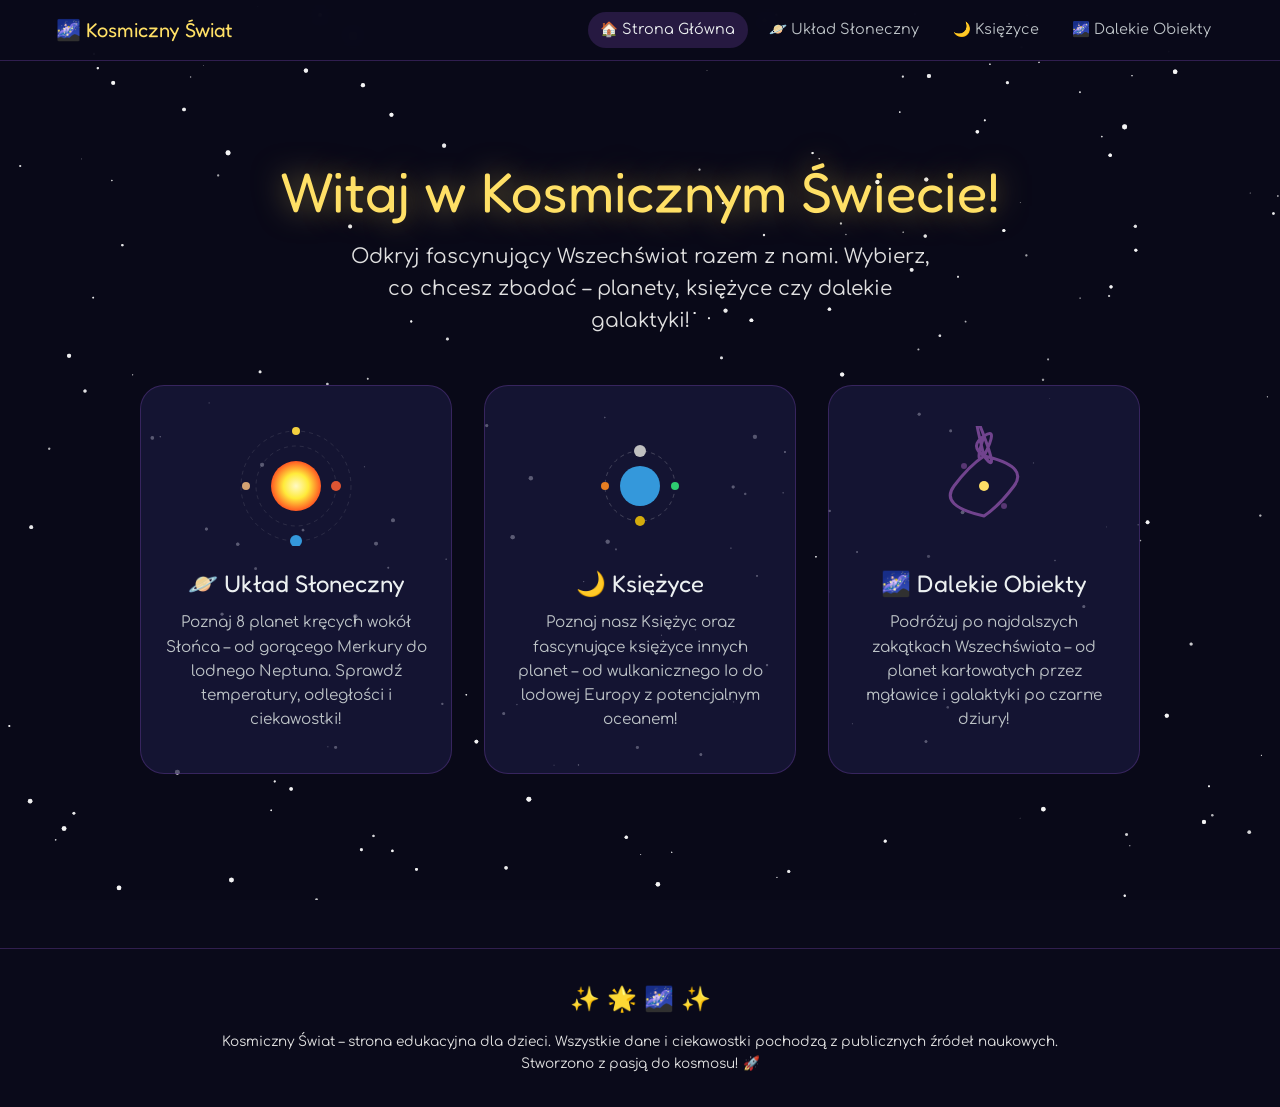
<file: backup_2026-09-05/index.html>
<!DOCTYPE html>
<html lang="pl">
<head>
  <meta charset="UTF-8">
  <meta name="viewport" content="width=device-width, initial-scale=1.0">
  <title>Kosmiczny Świat - Eksploracja Kosmosu</title>
  <link rel="preconnect" href="https://fonts.googleapis.com">
  <link href="https://fonts.googleapis.com/css2?family=Comfortaa:wght@400;700&family=Fredoka+One&display=swap" rel="stylesheet">
  <link rel="stylesheet" href="css/style.css">
  <link rel="stylesheet" href="css/main.css">
  <link rel="icon" href="assets/favicon.svg" type="image/svg+xml">
</head>
<body>
  <canvas id="stars-canvas"></canvas>

  <nav class="navbar">
    <div class="container">
      <div class="navbar-brand">🌌 Kosmiczny Świat</div>
      <ul class="navbar-links">
        <li><a href="#" id="home" class="active">🏠 Strona Główna</a></li>
        <li><a href="uklad-sloneczny.html">🪐 Układ Słoneczny</a></li>
        <li><a href="ksiezyce.html">🌙 Księżyce</a></li>
        <li><a href="dalekie-obiekty.html">🌌 Dalekie Obiekty</a></li>
      </ul>
    </div>
  </nav>

  <main class="main-content">
    <section class="explore-section">
      <div class="container">
        <div class="explore-intro">
          <h1 class="explore-title">Witaj w Kosmicznym Świecie!</h1>
          <p class="explore-subtitle">Odkryj fascynujący Wszechświat razem z nami. Wybierz, co chcesz zbadać – planety, księżyce czy dalekie galaktyki!</p>
        </div>

        <div class="explore-cards">
          <a href="uklad-sloneczny.html" class="explore-card">
            <div class="explore-card-icon">
              <svg width="120" height="120" viewBox="0 0 120 120">
                <circle cx="60" cy="60" r="25" fill="url(#sunGrad)" />
                <defs>
                  <radialGradient id="sunGrad">
                    <stop offset="0%" stop-color="#fff9c4" />
                    <stop offset="50%" stop-color="#ffeb3b" />
                    <stop offset="100%" stop-color="#ff5722" />
                  </radialGradient>
                </defs>
                <circle cx="60" cy="60" r="40" fill="none" stroke="rgba(255,255,255,0.1)" stroke-dasharray="4 4" />
                <circle cx="60" cy="60" r="55" fill="none" stroke="rgba(255,255,255,0.1)" stroke-dasharray="4 4" />
                <circle cx="100" cy="60" r="5" fill="#e05533" />
                <circle cx="60" cy="115" r="6" fill="#3498db" />
                <circle cx="10" cy="60" r="4" fill="#d4a373" />
                <circle cx="60" cy="5" r="4" fill="#f4d03f" />
              </svg>
            </div>
            <h2 class="explore-card-title">🪐 Układ Słoneczny</h2>
            <p class="explore-card-desc">Poznaj 8 planet kręcych wokół Słońca – od gorącego Merkury do lodnego Neptuna. Sprawdź temperatury, odległości i ciekawostki!</p>
          </a>

          <a href="ksiezyce.html" class="explore-card">
            <div class="explore-card-icon">
              <svg width="120" height="120" viewBox="0 0 120 120">
                <circle cx="60" cy="60" r="20" fill="#3498db" />
                <circle cx="60" cy="60" r="35" fill="none" stroke="rgba(255,255,255,0.2)" stroke-dasharray="4 4" />
                <circle cx="60" cy="25" r="6" fill="#c0c0c0" />
                <circle cx="60" cy="95" r="5" fill="#d4ac0d" />
                <circle cx="25" cy="60" r="4" fill="#e67e22" />
                <circle cx="95" cy="60" r="4" fill="#2ecc71" />
              </svg>
            </div>
            <h2 class="explore-card-title">🌙 Księżyce</h2>
            <p class="explore-card-desc">Poznaj nasz Księżyc oraz fascynujące księżyce innych planet – od wulkanicznego Io do lodowej Europy z potencjalnym oceanem!</p>
          </a>

          <a href="dalekie-obiekty.html" class="explore-card">
            <div class="explore-card-icon">
              <svg width="120" height="120" viewBox="0 0 120 120">
                <g transform="translate(60,60)">
                  <path d="M0,-30 Q-15,-20 -30,0 T0,30 Q15,20 30,0 T0,-30 Q-15,-40 0,-50 T0,-30 Q15,-10 0,-50 T0,-30 Q-10,-20 0,-50" stroke="#9b59b6" stroke-width="3" fill="none" opacity="0.7" />
                  <circle cx="-20" cy="-20" r="3" fill="#9b59b6" opacity="0.5" />
                  <circle cx="20" cy="20" r="3" fill="#9b59b6" opacity="0.5" />
                  <circle cx="0" cy="0" r="5" fill="#ffe066" />
                </g>
              </svg>
            </div>
            <h2 class="explore-card-title">🌌 Dalekie Obiekty</h2>
            <p class="explore-card-desc">Podróżuj po najdalszych zakątkach Wszechświata – od planet karłowatych przez mgławice i galaktyki po czarne dziury!</p>
          </a>
        </div>
      </div>
    </section>
  </main>

  <footer class="footer">
    <div class="footer-icons">✨ 🌟 🌌 ✨</div>
    <p>Kosmiczny Świat – strona edukacyjna dla dzieci. Wszystkie dane i ciekawostki pochodzą z publicznych źródeł naukowych.</p>
    <p>Stworzono z pasją do kosmosu! 🚀</p>
  </footer>

  <script src="js/stars.js"></script>
  <script src="js/main.js"></script>
</body>
</html>
</file>
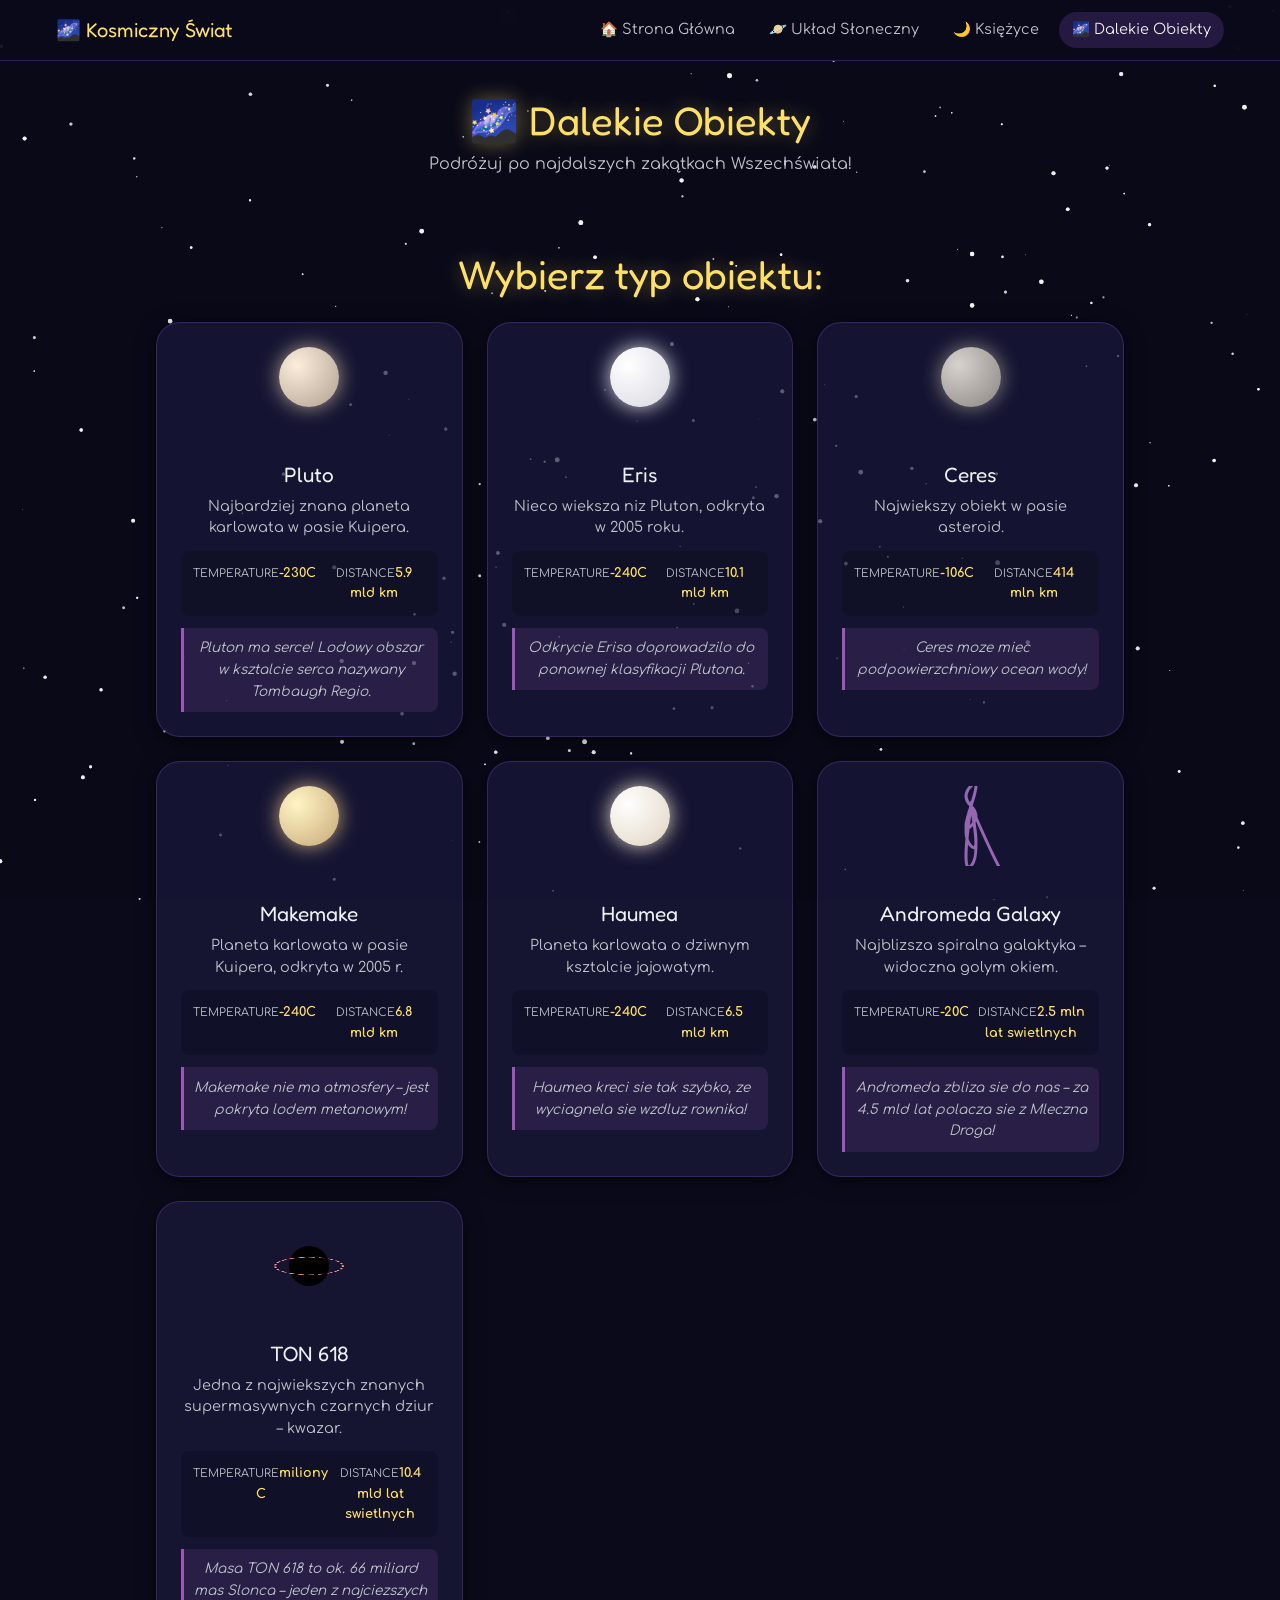
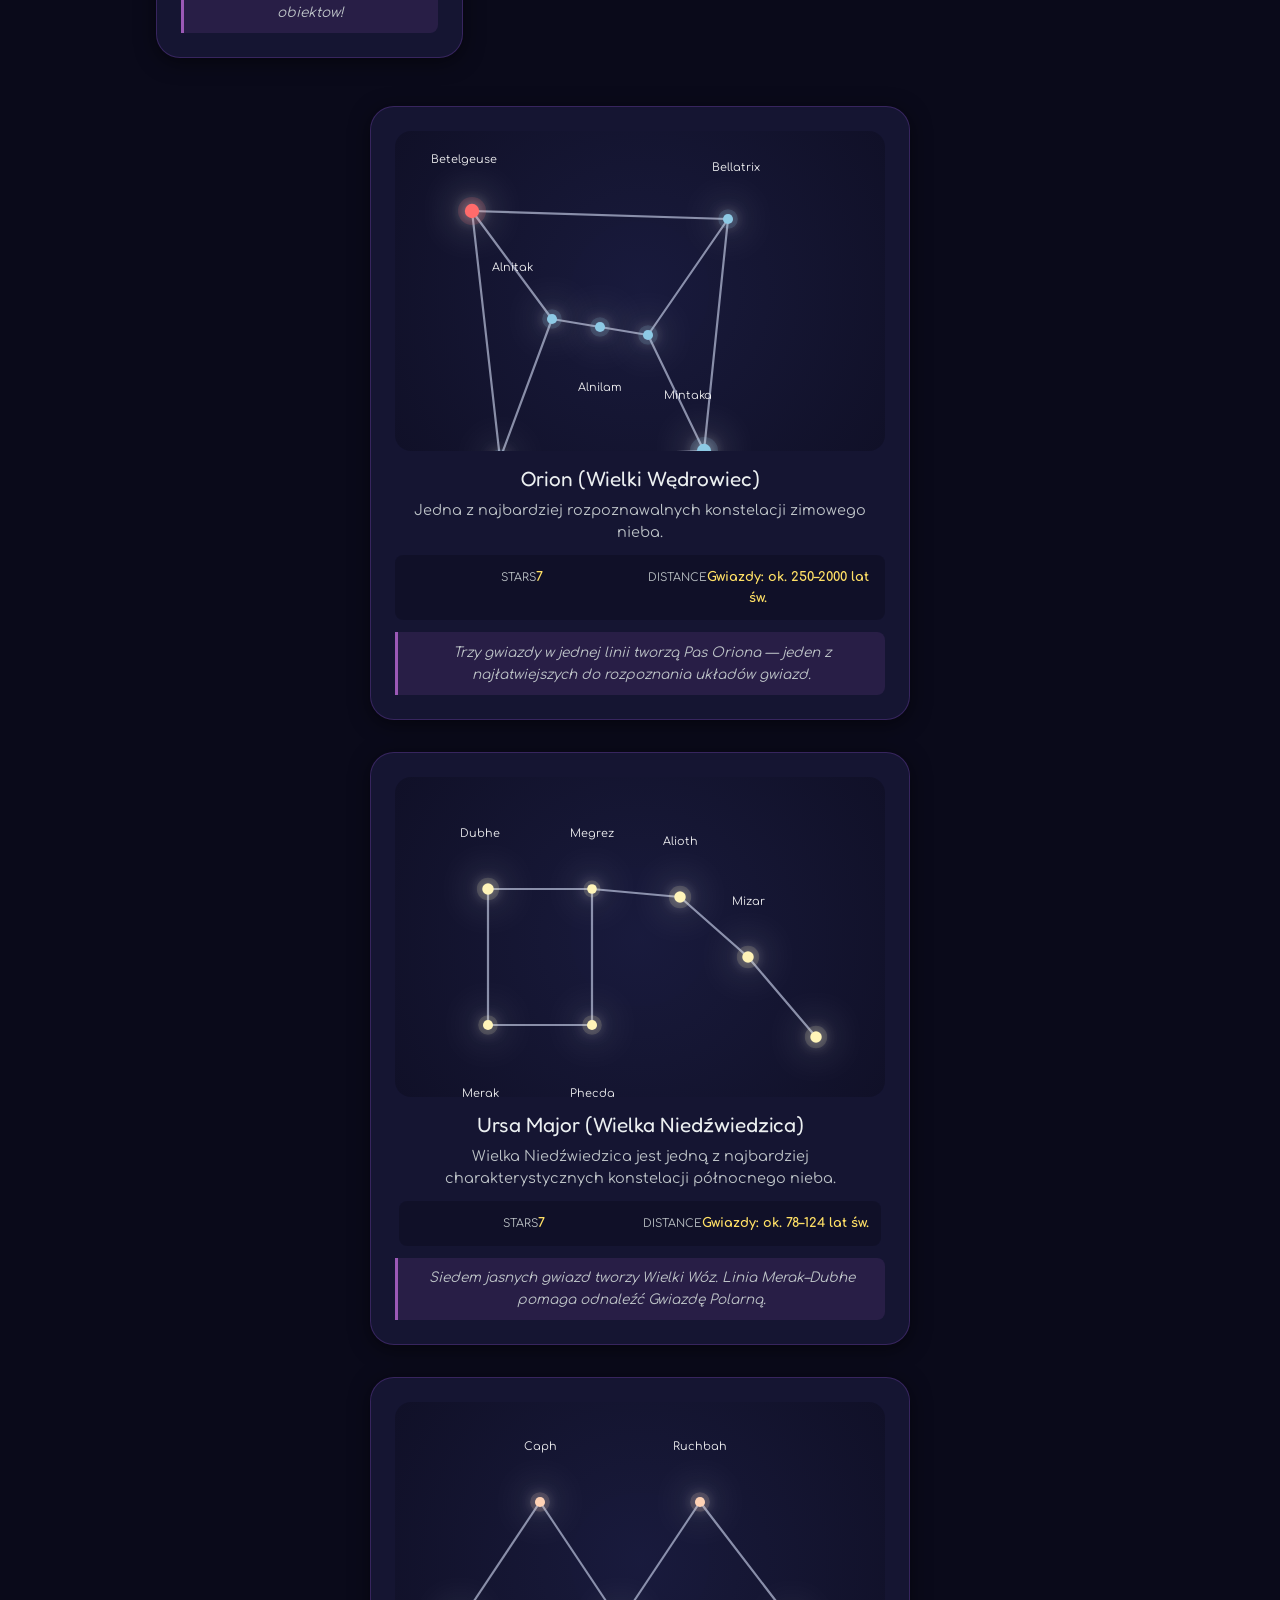
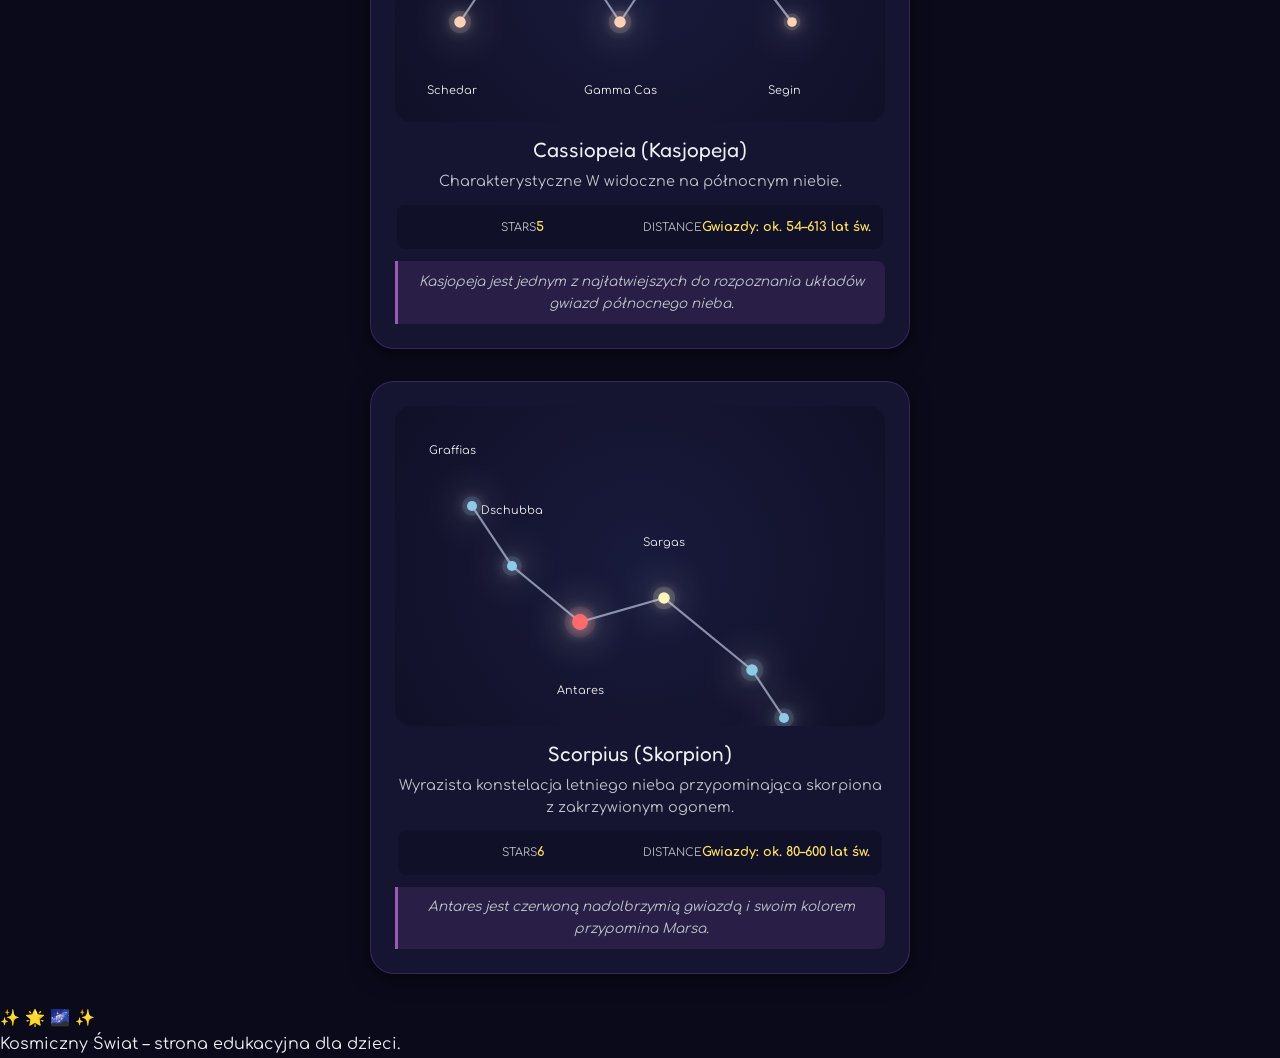
<file: dalekie-obiekty.html>
<!DOCTYPE html>
<html lang="pl">
<head>
  <meta charset="UTF-8">
  <meta name="viewport" content="width=device-width, initial-scale=1.0">
  <title>Dalekie Obiekty - Kosmiczny Świat</title>
  <link rel="preconnect" href="https://fonts.googleapis.com">
  <link href="https://fonts.googleapis.com/css2?family=Comfortaa:wght@400;700&family=Fredoka+One&display=swap" rel="stylesheet">
  <link rel="stylesheet" href="css/style.css">
  <link rel="stylesheet" href="css/deepsky.css">
  <link rel="icon" href="assets/favicon.svg" type="image/svg+xml">
</head>
<body>
  <canvas id="stars-canvas"></canvas>

  <nav class="navbar">
    <div class="container">
      <div class="navbar-brand">🌌 Kosmiczny Świat</div>
      <ul class="navbar-links">
        <li><a href="index.html">🏠 Strona Główna</a></li>
        <li><a href="uklad-sloneczny.html">🪐 Układ Słoneczny</a></li>
        <li><a href="ksiezyce.html">🌙 Księżyce</a></li>
        <li><a href="dalekie-obiekty.html" class="active">🌌 Dalekie Obiekty</a></li>
      </ul>
    </div>
  </nav>

  <main class="deepsky-page">
    <div class="deepsky-container">
      <h1 class="section-title">🌌 Dalekie Obiekty</h1>
      <p class="section-subtitle">Podróżuj po najdalszych zakątkach Wszechświata!</p>

      <div class="filter-bar" id="filterBar"></div>

      <h2 class="section-title mt-3">Wybierz typ obiektu:</h2>
      <div class="card-grid" id="deepskyGrid"></div>
      <div id="constellationsContainer" style="margin-top: 2rem;"></div>
    </div>
  </main>

  <!-- Modal dla dalekich obiektów -->
  <div class="modal-overlay" id="deepskyModal">
    <div class="modal">
      <button class="modal-close">✕</button>
      <div class="modal-visual"></div>
      <h2 class="modal-title"></h2>
      <p class="modal-desc"></p>
      <div class="modal-stats">
        <div class="modal-stat"><div class="modal-stat-value" data-stat="temp"></div><div class="modal-stat-label">Temperatura</div></div>
        <div class="modal-stat"><div class="modal-stat-value" data-stat="distance"></div><div class="modal-stat-label">Odległość</div></div>
      </div>
      <div class="modal-funfact">
        <div class="modal-funfact-title">🌟 Ciekawostka!</div>
        <div class="modal-funfact-text"></div>
      </div>
    </div>
  </div>

  <footer class="footer">
    <div class="footer-icons">✨ 🌟 🌌 ✨</div>
    <p>Kosmiczny Świat – strona edukacyjna dla dzieci.</p>
  </footer>

  <script src="js/stars.js"></script>
  <script src="js/deepsky.js"></script>
</body>
</html>
</file>
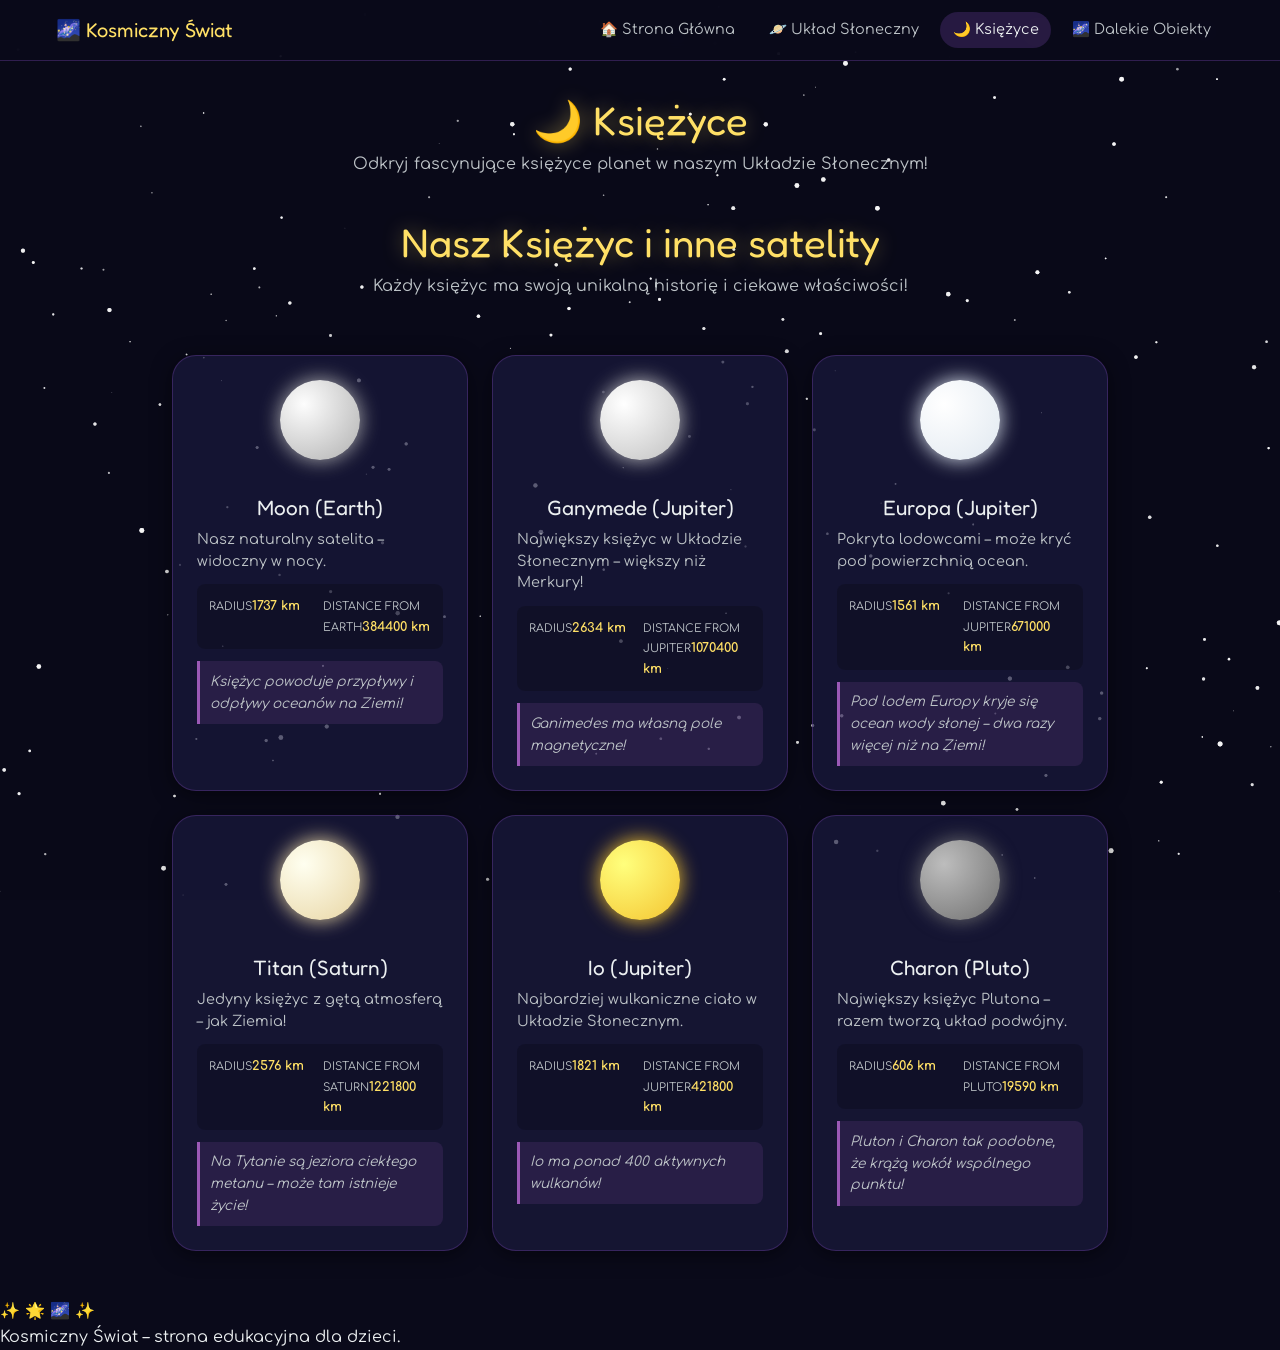
<file: ksiezyce.html>
<!DOCTYPE html>
<html lang="pl">
<head>
  <meta charset="UTF-8">
  <meta name="viewport" content="width=device-width, initial-scale=1.0">
  <title>Księżyce - Kosmiczny Świat</title>
  <link rel="preconnect" href="https://fonts.googleapis.com">
  <link href="https://fonts.googleapis.com/css2?family=Comfortaa:wght@400;700&family=Fredoka+One&display=swap" rel="stylesheet">
  <link rel="stylesheet" href="css/style.css">
  <link rel="stylesheet" href="css/moons.css">
  <link rel="icon" href="assets/favicon.svg" type="image/svg+xml">
</head>
<body>
  <canvas id="stars-canvas"></canvas>

  <nav class="navbar">
    <div class="container">
      <div class="navbar-brand">🌌 Kosmiczny Świat</div>
      <ul class="navbar-links">
        <li><a href="index.html">🏠 Strona Główna</a></li>
        <li><a href="uklad-sloneczny.html">🪐 Układ Słoneczny</a></li>
        <li><a href="ksiezyce.html" class="active">🌙 Księżyce</a></li>
        <li><a href="dalekie-obiekty.html">🌌 Dalekie Obiekty</a></li>
      </ul>
    </div>
  </nav>

  <main class="moons-page">
    <div class="moons-container">
      <h1 class="section-title">🌙 Księżyce</h1>
      <p class="section-subtitle">Odkryj fascynujące księżyce planet w naszym Układzie Słonecznym!</p>

      <div class="moons-container">
        <h2 class="section-title mt-3">Nasz Księżyc i inne satelity</h2>
        <p class="section-subtitle">Każdy księżyc ma swoją unikalną historię i ciekawe właściwości!</p>
        <div class="card-grid" id="moonsGrid"></div>
      </div>
    </div>
  </main>

  <!-- Modal dla księżyców -->
  <div class="modal-overlay" id="moonModal">
    <div class="modal">
      <button class="modal-close">✕</button>
      <div class="modal-visual"></div>
      <h2 class="modal-title"></h2>
      <p class="modal-desc"></p>
      <div class="modal-stats">
        <div class="modal-stat"><div class="modal-stat-value" data-stat="temp"></div><div class="modal-stat-label">Temperatura</div></div>
        <div class="modal-stat"><div class="modal-stat-value" data-stat="radius"></div><div class="modal-stat-label">Promień</div></div>
        <div class="modal-stat"><div class="modal-stat-value" data-stat="distance"></div><div class="modal-stat-label">Odległość od planety</div></div>
      </div>
      <div class="modal-funfact">
        <div class="modal-funfact-title">🌟 Ciekawostka!</div>
        <div class="modal-funfact-text"></div>
      </div>
    </div>
  </div>

  <footer class="footer">
    <div class="footer-icons">✨ 🌟 🌌 ✨</div>
    <p>Kosmiczny Świat – strona edukacyjna dla dzieci.</p>
  </footer>

  <script src="js/stars.js"></script>
  <script src="js/moons.js"></script>
</body>
</html>
</file>
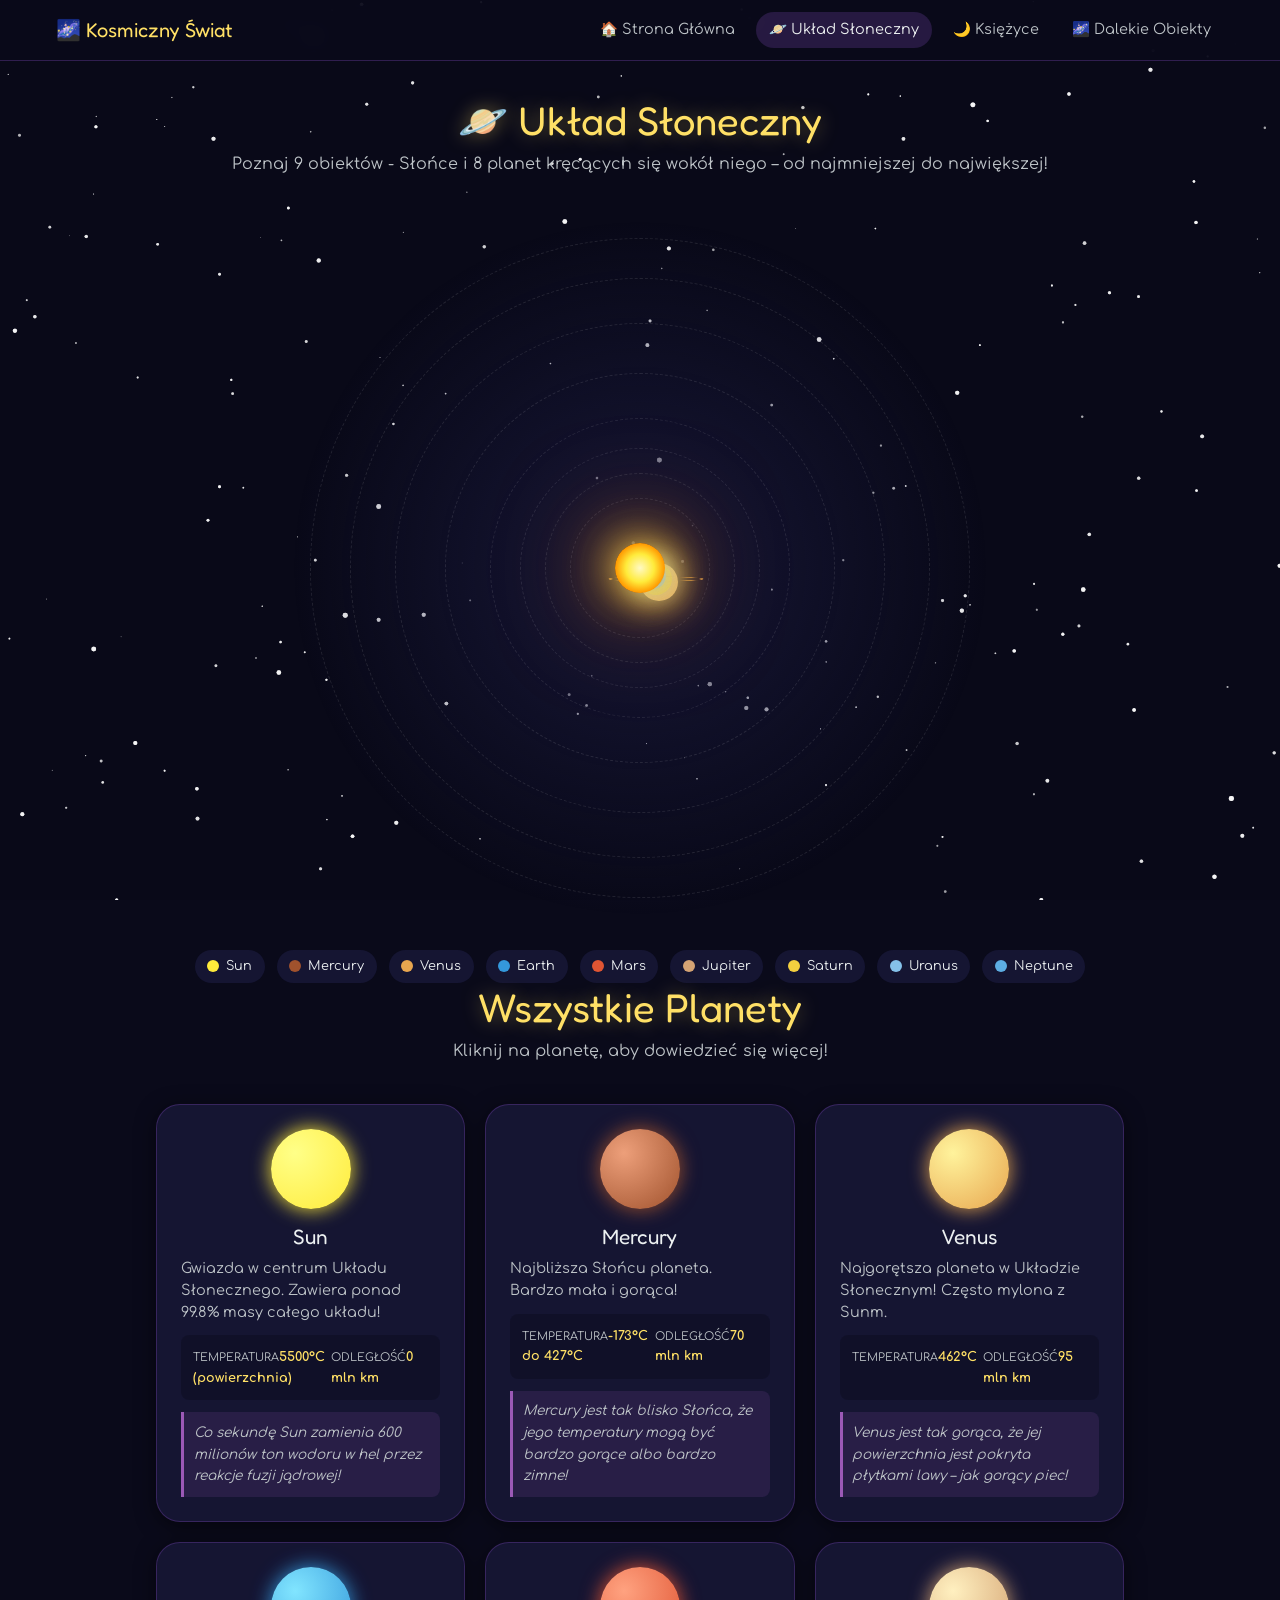
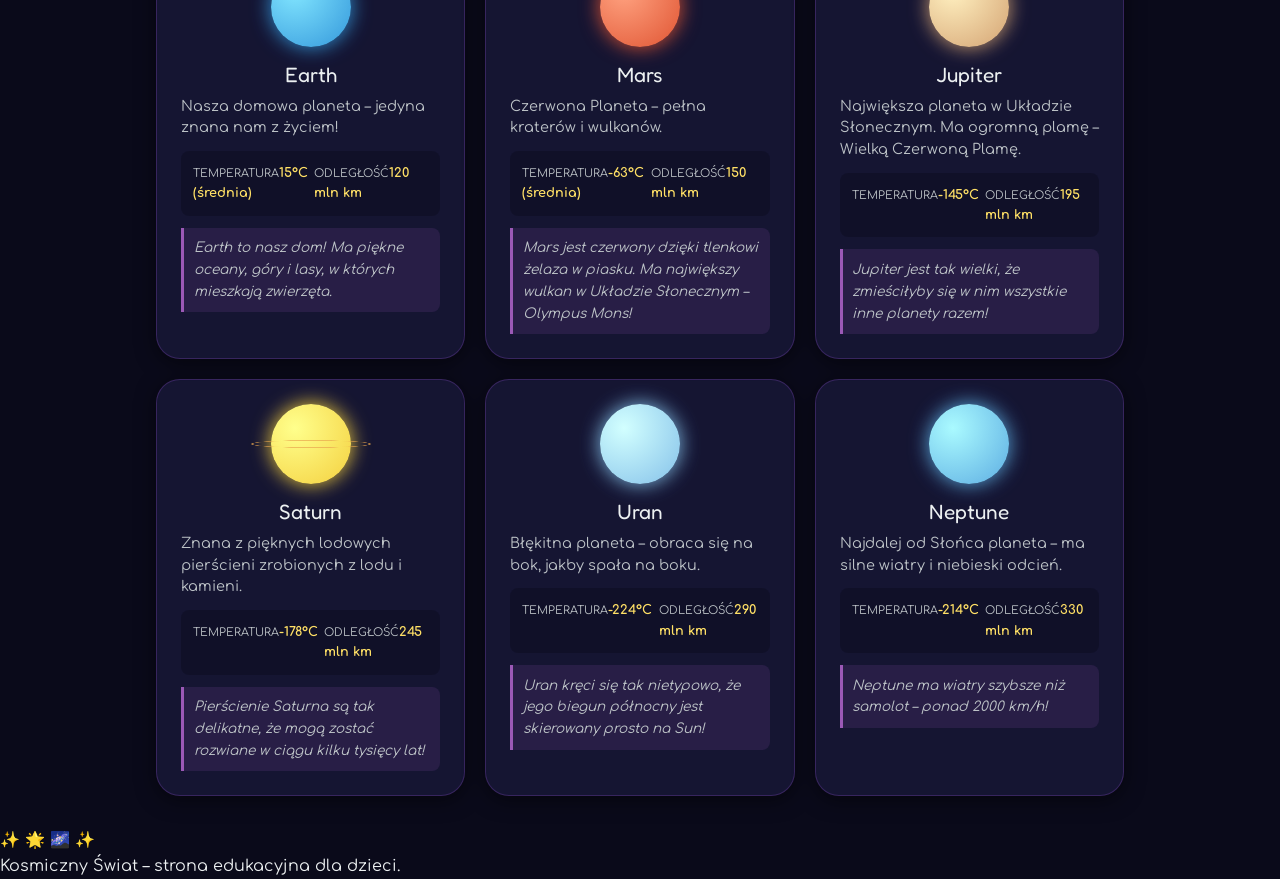
<file: uklad-sloneczny.html>
<!DOCTYPE html>
<html lang="pl">
<head>
  <meta charset="UTF-8">
  <meta name="viewport" content="width=device-width, initial-scale=1.0">
  <title>Układ Słoneczny - Kosmiczny Świat</title>
  <link rel="preconnect" href="https://fonts.googleapis.com">
  <link href="https://fonts.googleapis.com/css2?family=Comfortaa:wght@400;700&family=Fredoka+One&display=swap" rel="stylesheet">
  <link rel="stylesheet" href="css/style.css">
  <link rel="stylesheet" href="css/planets.css">
  <link rel="icon" href="assets/favicon.svg" type="image/svg+xml">
</head>
<body>
  <canvas id="stars-canvas"></canvas>

  <nav class="navbar">
    <div class="container">
      <div class="navbar-brand">🌌 Kosmiczny Świat</div>
      <ul class="navbar-links">
        <li><a href="index.html">🏠 Strona Główna</a></li>
        <li><a href="uklad-sloneczny.html" class="active">🪐 Układ Słoneczny</a></li>
        <li><a href="ksiezyce.html">🌙 Księżyce</a></li>
        <li><a href="dalekie-obiekty.html">🌌 Dalekie Obiekty</a></li>
      </ul>
    </div>
  </nav>

  <main class="solar-system-page">
    <div class="solar-system-container">
      <h1 class="section-title">🪐 Układ Słoneczny</h1>
      <p class="section-subtitle">Poznaj 9 obiektów - Słońce i 8 planet kręcących się wokół niego – od najmniejszej do największej!</p>

      <div class="solar-system-diagram" id="solarDiagram">
        <div class="sun"></div>
      </div>

      <div class="planets-legend">
        <div class="legend-item" onclick="openPlanetModal('Sun')"><span class="legend-dot" style="background:#ffeb3b"></span> Sun</div>
        <div class="legend-item" onclick="openPlanetModal('Mercury')"><span class="legend-dot" style="background:#a0522d"></span> Mercury</div>
        <div class="legend-item" onclick="openPlanetModal('Venus')"><span class="legend-dot" style="background:#e8a64f"></span> Venus</div>
        <div class="legend-item" onclick="openPlanetModal('Earth')"><span class="legend-dot" style="background:#3498db"></span> Earth</div>
        <div class="legend-item" onclick="openPlanetModal('Mars')"><span class="legend-dot" style="background:#e05533"></span> Mars</div>
        <div class="legend-item" onclick="openPlanetModal('Jupiter')"><span class="legend-dot" style="background:#d4a373"></span> Jupiter</div>
        <div class="legend-item" onclick="openPlanetModal('Saturn')"><span class="legend-dot" style="background:#f4d03f"></span> Saturn</div>
        <div class="legend-item" onclick="openPlanetModal('Uranus')"><span class="legend-dot" style="background:#85c1e9"></span> Uranus</div>
        <div class="legend-item" onclick="openPlanetModal('Neptune')"><span class="legend-dot" style="background:#5dade2"></span> Neptune</div>
      </div>

      <h2 class="section-title mt-3">Wszystkie Planety</h2>
      <p class="section-subtitle">Kliknij na planetę, aby dowiedzieć się więcej!</p>

      <div class="planets-info-grid" id="planetsGrid"></div>
    </div>
  </main>

  <!-- Modal dla planet -->
  <div class="modal-overlay" id="planetModal">
    <div class="modal">
      <button class="modal-close">✕</button>
      <div class="modal-visual"></div>
      <h2 class="modal-title"></h2>
      <p class="modal-desc"></p>
      <div class="modal-stats">
        <div class="modal-stat"><div class="modal-stat-value" data-stat="temp"></div><div class="modal-stat-label">Temperatura</div></div>
        <div class="modal-stat"><div class="modal-stat-value" data-stat="orbit"></div><div class="modal-stat-label">Odległość od Słońca</div></div>
      </div>
      <div class="modal-funfact">
        <div class="modal-funfact-title">🌟 Ciekawostka!</div>
        <div class="modal-funfact-text"></div>
      </div>
    </div>
  </div>

  <footer class="footer">
    <div class="footer-icons">✨ 🌟 🌌 ✨</div>
    <p>Kosmiczny Świat – strona edukacyjna dla dzieci.</p>
  </footer>

  <script src="js/stars.js"></script>
  <script src="js/planets.js"></script>
</body>
</html>
</file>
<file: backup_2026-09-05/css/style.css>
/* ============================================
   KOSMICZNY ŚWIAT - Podstawowe style
   ============================================ */

/* Zmienne */
:root {
  --color-space-deep: #0a0a1a;
  --color-space-dark: #0d0d2b;
  --color-space-mid: #1a1a3e;
  --color-accent: #9b59b6;
  --color-star-yellow: #ffe066;
  --color-text-primary: #ecf0f1;
  --color-text-secondary: #bdc3c7;
  --color-card-bg: rgba(26, 26, 62, 0.7);
  --color-card-border: rgba(107, 63, 160, 0.4);
  --font-main: 'Comfortaa', 'Segoe UI', cursive;
  --font-heading: 'Fredoka One', 'Comic Sans MS', cursive;
  --border-radius-lg: 24px;
  --transition-fast: 0.2s ease;
  --transition-med: 0.3s ease;
}

/* Reset + body */
*, *::before, *::after { box-sizing: border-box; margin: 0; padding: 0; }
html { scroll-behavior: smooth; font-size: 16px; }
body {
  font-family: var(--font-main);
  color: var(--color-text-primary);
  background: var(--color-space-deep);
  min-height: 100vh;
  overflow-x: hidden;
  line-height: 1.6;
}
h1, h2, h3 { font-family: var(--font-heading); font-weight: 400; line-height: 1.2; }
a { color: var(--color-star-yellow); text-decoration: none; transition: color var(--transition-fast); }
a:hover { color: var(--color-accent); }
button { font-family: var(--font-main); cursor: pointer; border: none; outline: none; }

/* Canvas gwiazd */
#stars-canvas { position: fixed; top: 0; left: 0; width: 100%; height: 100%; z-index: -1; pointer-events: none; }

/* Kontener */
.container { position: relative; z-index: 1; max-width: 1200px; margin: 0 auto; padding: 0 1rem; }

/* Nawigacja */
.navbar { position: fixed; top: 0; left: 0; right: 0; z-index: 100; background: rgba(10, 10, 26, 0.85); backdrop-filter: blur(10px); border-bottom: 1px solid var(--color-card-border); padding: 0.75rem 1rem; }
.navbar .container { display: flex; align-items: center; justify-content: space-between; gap: 1rem; }
.navbar-brand { font-family: var(--font-heading); font-size: 1.25rem; color: var(--color-star-yellow); display: flex; align-items: center; gap: 0.5rem; }
.navbar-links { display: flex; list-style: none; gap: 0.5rem; flex-wrap: wrap; }
.navbar-links a { color: var(--color-text-secondary); padding: 0.4rem 0.8rem; border-radius: 9999px; font-size: 0.9rem; transition: all 0.2s; display: flex; align-items: center; gap: 0.4rem; }
.navbar-links a:hover, .navbar-links a.active { color: var(--color-text-primary); background: rgba(107, 63, 160, 0.3); }

/* Przyciski */
.btn { display: inline-flex; align-items: center; gap: 0.5rem; padding: 0.75rem 1.5rem; border-radius: 9999px; font-size: 1rem; font-weight: 700; transition: all 0.3s; font-family: var(--font-main); }
.btn-primary { background: linear-gradient(135deg, var(--color-accent), #6c5ce7); color: white; box-shadow: 0 4px 15px rgba(155, 89, 182, 0.4); }
.btn-primary:hover { transform: translateY(-2px); box-shadow: 0 6px 25px rgba(155, 89, 182, 0.6); }
.btn-secondary { background: rgba(255, 255, 255, 0.1); color: var(--color-text-primary); border: 1px solid var(--color-card-border); }
.btn-secondary:hover { background: rgba(255, 255, 255, 0.2); color: white; }

/* Modal */
.modal-overlay { position: fixed; inset: 0; background: rgba(0, 0, 0, 0.8); z-index: 200; display: none; align-items: center; justify-content: center; padding: 1rem; backdrop-filter: blur(4px); }
.modal-overlay.active { display: flex; }
.modal { background: linear-gradient(135deg, var(--color-space-mid), var(--color-space-dark)); border: 1px solid var(--color-card-border); border-radius: var(--border-radius-lg); max-width: 600px; width: 100%; max-height: 90vh; overflow-y: auto; padding: 2rem; position: relative; box-shadow: 0 10px 60px rgba(0, 0, 0, 0.7); }
.modal-close { position: absolute; top: 1rem; right: 1rem; background: rgba(255, 255, 255, 0.1); color: white; border: none; border-radius: 9999px; width: 36px; height: 36px; display: flex; align-items: center; justify-content: center; font-size: 1.2rem; cursor: pointer; transition: background 0.2s; }
.modal-close:hover { background: rgba(255, 255, 255, 0.25); }
.modal-title { font-family: var(--font-heading); font-size: 2rem; text-align: center; margin-bottom: 1rem; color: #ffe066; text-shadow: 0 0 20px rgba(255, 224, 102, 0.4); }
.modal-desc { text-align: center; margin-bottom: 1.5rem; font-size: 1rem; line-height: 1.7; color: var(--color-text-secondary); }
.modal-stats { display: grid; grid-template-columns: repeat(auto-fit, minmax(140px, 1fr)); gap: 1rem; margin-bottom: 1.5rem; }
.modal-stat { background: rgba(0, 0, 0, 0.3); padding: 1rem; border-radius: 16px; text-align: center; }
.modal-stat-value { font-family: var(--font-heading); font-size: 1.5rem; color: var(--color-star-yellow); margin-bottom: 0.2rem; }
.modal-stat-label { font-size: 0.75rem; color: var(--color-text-secondary); text-transform: uppercase; letter-spacing: 0.05em; }

/* Responsywność */
@media (max-width: 480px) { .navbar-links { gap: 0.25rem; } .navbar-links a { padding: 0.3rem 0.5rem; font-size: 0.8rem; } }
@media (min-width: 481px) and (max-width: 768px) { }
@media (min-width: 769px) { }
@media (min-width: 1024px) { }
</file>
<file: backup_2026-09-05/css/main.css>
/* ============================================
   KOSMICZNY ŚWIAT - Strona główna
   ============================================ */

/* Eksploracja główna */
.explore-section {
  min-height: 100vh;
  display: flex;
  flex-direction: column;
  justify-content: center;
  padding: 6rem 0 4rem;
}
.explore-intro {
  text-align: center;
  margin-bottom: 3rem;
}
.explore-title {
  font-size: clamp(2rem, 6vw, 3.5rem);
  margin-bottom: 1rem;
  color: #ffe066;
  text-shadow: 0 0 30px rgba(255, 224, 102, 0.5);
}
.explore-subtitle {
  font-size: clamp(1rem, 2vw, 1.25rem);
  color: #e0e0e0; /* Jasnoszary dla lepszego kontrastu na ciemnym tle */
  max-width: 600px;
  margin: 0 auto 2rem;
}
.explore-cards {
  display: grid;
  grid-template-columns: repeat(auto-fit, minmax(280px, 1fr));
  gap: 2rem;
  max-width: 1000px;
  margin: 0 auto;
}
.explore-card {
  background: var(--color-card-bg);
  border: 1px solid var(--color-card-border);
  border-radius: var(--border-radius-lg);
  padding: 2.5rem 1.5rem;
  text-align: center;
  transition: all 0.5s ease;
  cursor: pointer;
  text-decoration: none;
  display: flex;
  flex-direction: column;
  align-items: center;
  animation: float 4s ease-in-out infinite;
}
.explore-card:nth-child(2) { animation-delay: 0.5s; }
.explore-card:nth-child(3) { animation-delay: 1s; }
.explore-card:hover {
  transform: translateY(-10px) scale(1.03);
  box-shadow: 0 4px 20px rgba(0, 0, 0, 0.5), 0 0 30px rgba(155, 89, 182, 0.5);
  animation-play-state: paused;
}
.explore-card-icon {
  width: 120px;
  height: 120px;
  margin-bottom: 1.5rem;
  position: relative;
}
.explore-card-title {
  font-family: var(--font-heading);
  font-size: 1.5rem;
  margin-bottom: 0.75rem;
  color: var(--color-text-primary);
}
.explore-card-desc {
  color: var(--color-text-secondary);
  font-size: 0.95rem;
  line-height: 1.6;
}

/* Footer */
.footer {
  text-align: center;
  padding: 2rem 1rem;
  color: #e0e0e0; /* Jasnoszary dla lepszego kontrastu */
  font-size: 0.85rem;
  border-top: 1px solid var(--color-card-border);
  margin-top: 3rem;
}
.footer-icons {
  font-size: 1.5rem;
  margin-bottom: 0.75rem;
}

/* Animacje */
@keyframes float {
  0%, 100% { transform: translateY(0px); }
  50% { transform: translateY(-8px); }
}

/* Responsywność */
@media (max-width: 480px) {
  .explore-title { font-size: 1.8rem; }
  .explore-cards { gap: 1rem; }
  .explore-card { padding: 2rem 1rem; }
}
@media (min-width: 481px) and (max-width: 768px) { .explore-cards { grid-template-columns: repeat(2, 1fr); } }
@media (min-width: 769px) { .explore-cards { grid-template-columns: repeat(auto-fill, minmax(300px, 1fr)); } }
@media (min-width: 1024px) { .explore-cards { grid-template-columns: repeat(3, 1fr); } }
</file>
<file: css/style.css>
/* ============================================
   KOSMICZNY ŚWIAT - Podstawowe style
   ============================================ */

/* Zmienne */
:root {
  --color-space-deep: #0a0a1a;
  --color-space-dark: #0d0d2b;
  --color-space-mid: #1a1a3e;
  --color-accent: #9b59b6;
  --color-star-yellow: #ffe066;
  --color-text-primary: #ecf0f1;
  --color-text-secondary: #bdc3c7;
  --color-card-bg: rgba(26, 26, 62, 0.7);
  --color-card-border: rgba(107, 63, 160, 0.4);
  --font-main: 'Comfortaa', 'Segoe UI', cursive;
  --font-heading: 'Fredoka One', 'Comic Sans MS', cursive;
  --border-radius-lg: 24px;
  --transition-fast: 0.2s ease;
  --transition-med: 0.3s ease;
}

/* Reset + body */
*, *::before, *::after { box-sizing: border-box; margin: 0; padding: 0; }
html { scroll-behavior: smooth; font-size: 16px; }
body {
  font-family: var(--font-main);
  color: var(--color-text-primary);
  background: var(--color-space-deep);
  min-height: 100vh;
  overflow-x: hidden;
  line-height: 1.6;
}
h1, h2, h3 { font-family: var(--font-heading); font-weight: 400; line-height: 1.2; }
a { color: var(--color-star-yellow); text-decoration: none; transition: color var(--transition-fast); }
a:hover { color: var(--color-accent); }
button { font-family: var(--font-main); cursor: pointer; border: none; outline: none; }

/* Canvas gwiazd */
#stars-canvas { position: fixed; top: 0; left: 0; width: 100%; height: 100%; z-index: -1; pointer-events: none; }

/* Kontener */
.container { position: relative; z-index: 1; max-width: 1200px; margin: 0 auto; padding: 0 1rem; }

/* Nawigacja */
.navbar { position: fixed; top: 0; left: 0; right: 0; z-index: 100; background: rgba(10, 10, 26, 0.85); backdrop-filter: blur(10px); border-bottom: 1px solid var(--color-card-border); padding: 0.75rem 1rem; }
.navbar .container { display: flex; align-items: center; justify-content: space-between; gap: 1rem; }
.navbar-brand { font-family: var(--font-heading); font-size: 1.25rem; color: var(--color-star-yellow); display: flex; align-items: center; gap: 0.5rem; }
.navbar-links { display: flex; list-style: none; gap: 0.5rem; flex-wrap: wrap; }
.navbar-links a { color: var(--color-text-secondary); padding: 0.4rem 0.8rem; border-radius: 9999px; font-size: 0.9rem; transition: all 0.2s; display: flex; align-items: center; gap: 0.4rem; }
.navbar-links a:hover, .navbar-links a.active { color: var(--color-text-primary); background: rgba(107, 63, 160, 0.3); }

/* Przyciski */
.btn { display: inline-flex; align-items: center; gap: 0.5rem; padding: 0.75rem 1.5rem; border-radius: 9999px; font-size: 1rem; font-weight: 700; transition: all 0.3s; font-family: var(--font-main); }
.btn-primary { background: linear-gradient(135deg, var(--color-accent), #6c5ce7); color: white; box-shadow: 0 4px 15px rgba(155, 89, 182, 0.4); }
.btn-primary:hover { transform: translateY(-2px); box-shadow: 0 6px 25px rgba(155, 89, 182, 0.6); }
.btn-secondary { background: rgba(255, 255, 255, 0.1); color: var(--color-text-primary); border: 1px solid var(--color-card-border); }
.btn-secondary:hover { background: rgba(255, 255, 255, 0.2); color: white; }

/* Modal */
.modal-overlay { position: fixed; inset: 0; background: rgba(0, 0, 0, 0.8); z-index: 200; display: none; align-items: center; justify-content: center; padding: 1rem; backdrop-filter: blur(4px); }
.modal-overlay.active { display: flex; }
.modal { background: linear-gradient(135deg, var(--color-space-mid), var(--color-space-dark)); border: 1px solid var(--color-card-border); border-radius: var(--border-radius-lg); max-width: 600px; width: 100%; max-height: 90vh; overflow-y: auto; padding: 2rem; position: relative; box-shadow: 0 10px 60px rgba(0, 0, 0, 0.7); }
.modal-close { position: absolute; top: 1rem; right: 1rem; background: rgba(255, 255, 255, 0.1); color: white; border: none; border-radius: 9999px; width: 36px; height: 36px; display: flex; align-items: center; justify-content: center; font-size: 1.2rem; cursor: pointer; transition: background 0.2s; }
.modal-close:hover { background: rgba(255, 255, 255, 0.25); }
.modal-title { font-family: var(--font-heading); font-size: 2rem; text-align: center; margin-bottom: 1rem; color: #ffe066; text-shadow: 0 0 20px rgba(255, 224, 102, 0.4); }
.modal-desc { text-align: center; margin-bottom: 1.5rem; font-size: 1rem; line-height: 1.7; color: var(--color-text-secondary); }
.modal-stats { display: grid; grid-template-columns: repeat(auto-fit, minmax(140px, 1fr)); gap: 1rem; margin-bottom: 1.5rem; }
.modal-stat { background: rgba(0, 0, 0, 0.3); padding: 1rem; border-radius: 16px; text-align: center; }
.modal-stat-value { font-family: var(--font-heading); font-size: 1.5rem; color: var(--color-star-yellow); margin-bottom: 0.2rem; }
.modal-stat-label { font-size: 0.75rem; color: var(--color-text-secondary); text-transform: uppercase; letter-spacing: 0.05em; }

/* Responsywność */
@media (max-width: 480px) { .navbar-links { gap: 0.25rem; } .navbar-links a { padding: 0.3rem 0.5rem; font-size: 0.8rem; } }
@media (min-width: 481px) and (max-width: 768px) { }
@media (min-width: 769px) { }
@media (min-width: 1024px) { }
</file>
<file: css/deepsky.css>
/* DALEKIE OBIEKTY */
.deepsky-page { padding: 6rem 0 2rem; }
.deepsky-container { max-width: 1000px; margin: 0 auto; padding: 0 1rem; }
.section-title { font-size: clamp(1.8rem, 4vw, 2.5rem); text-align: center; margin-bottom: 0.5rem; color: #ffe066; text-shadow: 0 0 20px rgba(255, 224, 102, 0.4); }
.section-subtitle { text-align: center; color: var(--color-text-secondary); margin-bottom: 2.5rem; }

/* Badges */
.type-badge { display: inline-block; padding: 0.2rem 0.6rem; border-radius: 9999px; font-size: 0.7rem; font-weight: 700; text-transform: uppercase; margin-bottom: 0.5rem; }
.type-badge.galaxy { background: rgba(155, 89, 182, 0.3); color: #9b59b6; }
.type-badge.nebula { background: rgba(230, 126, 34, 0.3); color: #e67e22; }
.type-badge.blackhole { background: rgba(0,0,0,0.5); color: #8e44ad; border: 1px solid #8e44ad; }
.type-badge.dwarf { background: rgba(44,62,80,0.5); color: #95a5a6; }

/* Filter */
.filter-bar { display: flex; flex-wrap: wrap; gap: 0.5rem; justify-content: center; margin-bottom: 2rem; }
.filter-btn { padding: 0.5rem 1rem; border-radius: 9999px; background: rgba(255,255,255,0.05); color: var(--color-text-secondary); border: 1px solid var(--color-card-border); font-size: 0.85rem; transition: all 0.3s; cursor: pointer; }
.filter-btn:hover, .filter-btn.active { background: rgba(155,89,182,0.3); color: var(--color-text-primary); border-color: var(--color-accent); }

/* Cards */
.card-grid { display: grid; grid-template-columns: repeat(auto-fill, minmax(280px, 1fr)); gap: 1.5rem; padding: 1rem 0; justify-items: center; }
.card { background: var(--color-card-bg); border: 1px solid var(--color-card-border); border-radius: var(--border-radius-lg); padding: 1.5rem; box-shadow: 0 4px 20px rgba(0,0,0,0.5); transition: transform 0.3s, box-shadow 0.3s; cursor: pointer; text-align: center; }
.card:hover { transform: translateY(-4px); box-shadow: 0 4px 20px rgba(0,0,0,0.5), 0 0 30px rgba(155,89,182,0.5); }
.card-visual { width: 100px; height: 100px; margin: 0 auto 1rem; position: relative; }
.card-title { font-family: var(--font-heading); font-size: 1.3rem; margin-bottom: 0.5rem; text-align: center; }
.card-desc { color: var(--color-text-secondary); font-size: 0.9rem; line-height: 1.5; margin-bottom: 0.75rem; }
.card-info { display: grid; grid-template-columns: 1fr 1fr; gap: 0.4rem; font-size: 0.8rem; background: rgba(0,0,0,0.2); padding: 0.75rem; border-radius: 8px; }
.card-info-label { color: var(--color-text-secondary); font-size: 0.7rem; text-transform: uppercase; }
.card-info-value { color: var(--color-star-yellow); font-weight: 700; }
.card-funfact { margin-top: 0.75rem; padding: 0.6rem; background: rgba(155,89,182,0.15); border-left: 3px solid var(--color-accent); border-radius: 0 8px 8px 0; font-size: 0.85rem; font-style: italic; color: var(--color-text-secondary); }

/* Galaxy SVG */
.galaxy-svg { width: 100px; height: 100px; margin: 0 auto 2rem; animation: galaxy-spin 30s linear infinite; }
@keyframes galaxy-spin { from { transform: rotate(0deg); } to { transform: rotate(360deg); } }

/* Nebula */
.nebula-visual { width: 100px; height: 100px; margin: 0 auto 2rem; position: relative; display: flex; align-items: center; justify-content: center; }
.nebula-cloud { position: absolute; border-radius: 50%; filter: blur(15px); animation: nebula-wave 6s ease-in-out infinite; }
.nebula-cloud:nth-child(1) { width: 80px; height: 80px; background: rgba(255,100,150,0.5); animation-delay: 0s; }
.nebula-cloud:nth-child(2) { width: 70px; height: 70px; background: rgba(100,150,255,0.4); animation-delay: 1s; }
.nebula-cloud:nth-child(3) { width: 60px; height: 60px; background: rgba(255,200,100,0.3); animation-delay: 2s; }
@keyframes nebula-wave { 0%, 100% { transform: scale(1) rotate(0deg); opacity: 0.6; } 50% { transform: scale(1.05) rotate(3deg); opacity: 0.8; } }

/* Black hole */
.blackhole-visual { width: 100px; height: 100px; margin: 0 auto 2rem; position: relative; }
.blackhole-core { width: 40px; height: 40px; background: #000; border-radius: 50%; position: absolute; top: 50%; left: 50%; transform: translate(-50%,-50%); z-index: 2; }
.blackhole-ring { width: 90px; height: 90px; border: 3px solid; border-color: #ff6b00 #ffa500 #ffdd57 #ff8c00; border-radius: 50%; position: absolute; top: 50%; left: 50%; transform: translate(-50%,-50%) rotateX(75deg); animation: accretion-disk 4s linear infinite; }
@keyframes accretion-disk { from { transform: translate(-50%,-50%) rotate(0deg); } to { transform: translate(-50%,-50%) rotate(360deg); } }

/* Dwarf planet */
.dwarf-visual { width: 80px; height: 80px; margin: 0 auto; display: flex; align-items: center; justify-content: center; }

/* Modal */
.modal-visual { width: 100px; height: 100px; margin: 0 auto 1.5rem; }
.modal-funfact { background: linear-gradient(135deg, rgba(155,89,182,0.3), rgba(63,127,176,0.3)); padding: 1.25rem; border-radius: 16px; border-left: 4px solid var(--color-accent); }
.modal-funfact-title { font-family: var(--font-heading); font-size: 0.9rem; margin-bottom: 0.5rem; color: var(--color-star-yellow); }
.modal-funfact-text { font-size: 0.95rem; line-height: 1.6; }

/* Constellation cards */
.constellation-card {
  width: 100%;
  max-width: 540px;
  min-height: 0;
  margin: 2rem auto 0;
  display: flex;
  flex-direction: column;
  align-items: center;
  background: var(--color-card-bg);
  border: 1px solid var(--color-card-border);
  border-radius: var(--border-radius-lg);
  padding: 1.5rem;
  box-shadow: 0 4px 20px rgba(0,0,0,0.5);
  transition: transform 0.3s, box-shadow 0.3s;
  cursor: pointer;
}
.constellation-card:hover {
  transform: translateY(-4px);
  box-shadow: 0 4px 20px rgba(0,0,0,0.5), 0 0 30px rgba(155,89,182,0.5);
}
.constellation-visual {
  width: 100%;
  height: 320px;
  margin: 0 auto 1rem;
  display: flex;
  align-items: center;
  justify-content: center;
  background: radial-gradient(circle at center, rgba(80, 100, 180, 0.08), rgba(0, 0, 0, 0.22));
  border-radius: 16px;
  overflow: hidden;
}

.constellation-visual svg {
  width: 100%;
  height: 100%;
  display: block;
}

.constellation-star {
  filter: drop-shadow(0 0 2px rgba(255,255,255,0.8)) drop-shadow(0 0 5px currentColor);
}

@media (max-width: 480px) { .card-grid { grid-template-columns: 1fr; } }
@media (min-width: 769px) { .card-grid { grid-template-columns: repeat(auto-fill, minmax(300px, 1fr)); } }
</file>
<file: css/moons.css>
/* ============================================
   KSIĘŻYCE - style
   ============================================ */

.moons-page { padding: 6rem 0 2rem; }
.moons-container { max-width: 1000px; margin: 0 auto; padding: 0 1rem; }

.section-title {
  font-size: clamp(1.8rem, 4vw, 2.5rem);
  text-align: center;
  margin-bottom: 0.5rem;
  color: #ffe066;
  text-shadow: 0 0 20px rgba(255, 224, 102, 0.4);
}

.section-subtitle {
  text-align: center;
  color: var(--color-text-secondary);
  margin-bottom: 2.5rem;
  font-size: 1rem;
}

/* Karty */
.card-grid { display: grid; grid-template-columns: repeat(auto-fill, minmax(280px, 1fr)); gap: 1.5rem; padding: 1rem 0; }

.card {
  background: var(--color-card-bg);
  border: 1px solid var(--color-card-border);
  border-radius: var(--border-radius-lg);
  padding: 1.5rem;
  box-shadow: 0 4px 20px rgba(0, 0, 0, 0.5);
  transition: transform 0.3s, box-shadow 0.3s;
  cursor: pointer;
}

.card:hover {
  transform: translateY(-4px);
  box-shadow: 0 4px 20px rgba(0, 0, 0, 0.5), 0 0 30px rgba(107, 63, 160, 0.5);
}

.card-visual {
  width: 100px;
  height: 100px;
  margin: 0 auto 1rem;
  position: relative;
}

.card-title {
  font-family: var(--font-heading);
  font-size: 1.3rem;
  margin-bottom: 0.5rem;
  text-align: center;
}

.card-desc {
  color: var(--color-text-secondary);
  font-size: 0.9rem;
  line-height: 1.5;
  margin-bottom: 0.75rem;
}

.card-info {
  display: grid;
  grid-template-columns: 1fr 1fr;
  gap: 0.4rem;
  font-size: 0.8rem;
  background: rgba(0, 0, 0, 0.2);
  padding: 0.75rem;
  border-radius: 8px;
}

.card-info-label { color: var(--color-text-secondary); font-size: 0.7rem; text-transform: uppercase; }
.card-info-value { color: var(--color-star-yellow); font-weight: 700; }

.card-funfact {
  margin-top: 0.75rem;
  padding: 0.6rem;
  background: rgba(155, 89, 182, 0.15);
  border-left: 3px solid var(--color-accent);
  border-radius: 0 8px 8px 0;
  font-size: 0.85rem;
  font-style: italic;
  color: var(--color-text-secondary);
}

/* Modal */
.modal-visual { width: 100px; height: 100px; margin: 0 auto 1.5rem; position: relative; }
.modal-funfact { background: linear-gradient(135deg, rgba(155, 89, 182, 0.3), rgba(63, 127, 176, 0.3)); padding: 1.25rem; border-radius: 16px; border-left: 4px solid var(--color-accent); }
.modal-funfact-title { font-family: var(--font-heading); font-size: 0.9rem; margin-bottom: 0.5rem; color: var(--color-star-yellow); }
.modal-funfact-text { font-size: 0.95rem; line-height: 1.6; color: var(--color-text-primary); }

/* Animacja księżyca na orbicie */
.moon-orbit-container {
  position: relative;
  width: 120px;
  height: 120px;
  margin: 0 auto;
}

.planet-center {
  width: 30px;
  height: 30px;
  border-radius: 50%;
  position: absolute;
  top: 50%;
  left: 50%;
  transform: translate(-50%, -50%);
  background: radial-gradient(circle at 30% 30%, #5dade2, #2980b9, #1a5276);
  box-shadow: 0 0 10px rgba(93, 173, 226, 0.5);
}

.satellite-orbit {
  position: absolute;
  top: 50%;
  left: 50%;
  width: 0;
  height: 0;
  border: 1px dashed rgba(255, 255, 255, 0.2);
  border-radius: 50%;
  transform: translate(-50%, -50%);
}

.satellite-orbit.moon-1 { width: 70px; height: 70px; }
.satellite-orbit.moon-2 { width: 100px; height: 100px; }

.satellite-dot {
  width: 8px;
  height: 8px;
  border-radius: 50%;
  background: #b0b0b0; /* Domyślny kolor dla Księżyca (ziemskiego) */
  position: absolute;
  top: 0;
  left: 50%;
  transform: translate(-50%, -50%);
  animation: moon-rotate 6s linear infinite;
}

.satellite-orbit.moon-2 .satellite-dot { animation-duration: 10s; width: 10px; height: 10px; background: #d4ac0d; }

@keyframes moon-rotate {
  from { transform: translate(-50%, -50%) rotate(0deg) translateX(35px) rotate(0deg); }
  to { transform: translate(-50%, -50%) rotate(360deg) translateX(35px) rotate(-360deg); }
}

.satellite-orbit.moon-2 .satellite-dot {
  animation-name: moon-rotate-2;
}

@keyframes moon-rotate-2 {
  from { transform: translate(-50%, -50%) rotate(0deg) translateX(50px) rotate(0deg); }
  to { transform: translate(-50%, -50%) rotate(360deg) translateX(50px) rotate(-360deg); }
}

@media (max-width: 480px) { .card-grid { grid-template-columns: 1fr; } }
@media (min-width: 481px) and (max-width: 768px) { .card-grid { grid-template-columns: repeat(2, 1fr); } }
@media (min-width: 769px) { .card-grid { grid-template-columns: repeat(auto-fill, minmax(300px, 1fr)); } }
@media (min-width: 1024px) { .card-grid { grid-template-columns: repeat(3, 1fr); } }
</file>
<file: css/planets.css>
/* ============================================
   UKŁAD SŁONECZNY - style
   ============================================ */

/* Diagram Układu Słonecznego */
.solar-system-page { padding: 6rem 0 2rem; }
.solar-system-container { max-width: 1000px; margin: 0 auto; padding: 0 1rem; }

.solar-system-diagram {
  position: relative;
  width: 100%;
  max-width: 700px;
  aspect-ratio: 1;
  margin: 2rem auto;
  border-radius: 50%;
  background: radial-gradient(circle, rgba(26, 26, 62, 0.8) 0%, transparent 70%);
}

/* Słońce */
.sun {
  position: absolute;
  top: 50%;
  left: 50%;
  transform: translate(-50%, -50%);
  width: 50px;
  height: 50px;
  border-radius: 50%;
  background: radial-gradient(circle, #fff9c4 0%, #ffeb3b 40%, #ff9800 70%, #ff5722 100%);
  animation: sun-pulse 3s ease-in-out infinite;
  box-shadow: 0 0 40px #ffdd57, 0 0 80px #ff9500, 0 0 120px #ff6b00;
  z-index: 10;
}

@keyframes sun-pulse {
  0%, 100% { box-shadow: 0 0 40px #ffdd57, 0 0 80px #ff9500, 0 0 120px #ff6b00; transform: translate(-50%, -50%) scale(1); }
  50% { box-shadow: 0 0 60px #ffe066, 0 0 100px #ffa500, 0 0 150px #ff8c00; transform: translate(-50%, -50%) scale(1.05); }
}

/* Ścieżki orbit */
.orbit-path {
  position: absolute;
  top: 50%;
  left: 50%;
  border: 1px dashed rgba(255, 255, 255, 0.1);
  border-radius: 50%;
  transform: translate(-50%, -50%);
  pointer-events: none;
}

/* Planety na orbitach */
.planet-orbit {
  position: absolute;
  top: 50%;
  left: 50%;
  display: flex;
  align-items: flex-start;
  justify-content: center;
  animation: orbit 20s linear infinite;
}

@keyframes orbit {
  from { transform: rotate(0deg) translateX(var(--orbit-radius, 80px)) rotate(0deg); }
  to { transform: rotate(360deg) translateX(var(--orbit-radius, 80px)) rotate(-360deg); }
}

.planet-dot {
  border-radius: 50%;
  cursor: pointer;
  transition: transform 0.3s;
  position: relative;
  margin-top: calc(var(--size, 10px) * -0.5);
}

.planet-dot:hover {
  transform: scale(1.4);
}

/* Etykieta jest tworzona w JS jako osobny div (z tłem dla czytelności),
   więc pseudo-element ::after nie jest już potrzebny */

/* Legenda planet */
.planets-legend {
  display: flex;
  flex-wrap: wrap;
  gap: 0.75rem;
  justify-content: center;
  margin-top: 2rem;
}

.legend-item {
  display: flex;
  align-items: center;
  gap: 0.4rem;
  padding: 0.4rem 0.8rem;
  background: var(--color-card-bg);
  border-radius: 9999px;
  font-size: 0.8rem;
  cursor: pointer;
  transition: background 0.2s;
}

.legend-item:hover {
  background: rgba(107, 63, 160, 0.4);
}

.legend-dot {
  width: 12px;
  height: 12px;
  border-radius: 50%;
}

/* Info o planetach */
.planets-info-grid {
  display: grid;
  grid-template-columns: repeat(auto-fill, minmax(260px, 1fr));
  gap: 1.25rem;
  margin-top: 2rem;
}

.section-title {
  font-size: clamp(1.8rem, 4vw, 2.5rem);
  text-align: center;
  margin-bottom: 0.5rem;
  color: #ffe066;
  text-shadow: 0 0 20px rgba(255, 224, 102, 0.4);
}

.section-subtitle {
  text-align: center;
  color: var(--color-text-secondary);
  margin-bottom: 2.5rem;
  font-size: 1rem;
}

/* Karty */
.card-grid { display: grid; grid-template-columns: repeat(auto-fill, minmax(280px, 1fr)); gap: 1.5rem; padding: 1rem 0; }

.card {
  background: var(--color-card-bg);
  border: 1px solid var(--color-card-border);
  border-radius: var(--border-radius-lg);
  padding: 1.5rem;
  box-shadow: 0 4px 20px rgba(0, 0, 0, 0.5);
  transition: transform 0.3s, box-shadow 0.3s;
  cursor: pointer;
}

.card:hover {
  transform: translateY(-4px);
  box-shadow: 0 4px 20px rgba(0, 0, 0, 0.5), 0 0 30px rgba(107, 63, 160, 0.5);
}

.card-visual {
  width: 80px;
  height: 80px;
  margin: 0 auto 1rem;
  position: relative;
}

.card-title {
  font-family: var(--font-heading);
  font-size: 1.3rem;
  margin-bottom: 0.5rem;
  text-align: center;
}

.card-desc {
  color: var(--color-text-secondary);
  font-size: 0.9rem;
  line-height: 1.5;
  margin-bottom: 0.75rem;
}

.card-info {
  display: grid;
  grid-template-columns: 1fr 1fr;
  gap: 0.4rem;
  font-size: 0.8rem;
  background: rgba(0, 0, 0, 0.2);
  padding: 0.75rem;
  border-radius: 8px;
}

.card-info-label { color: var(--color-text-secondary); font-size: 0.7rem; text-transform: uppercase; }
.card-info-value { color: var(--color-star-yellow); font-weight: 700; }

.card-funfact {
  margin-top: 0.75rem;
  padding: 0.6rem;
  background: rgba(155, 89, 182, 0.15);
  border-left: 3px solid var(--color-accent);
  border-radius: 0 8px 8px 0;
  font-size: 0.85rem;
  font-style: italic;
  color: var(--color-text-secondary);
}

.modal-visual { width: 100px; height: 100px; margin: 0 auto 1.5rem; position: relative; }

.modal-funfact { background: linear-gradient(135deg, rgba(155, 89, 182, 0.3), rgba(63, 127, 176, 0.3)); padding: 1.25rem; border-radius: 16px; border-left: 4px solid var(--color-accent); }
.modal-funfact-title { font-family: var(--font-heading); font-size: 0.9rem; margin-bottom: 0.5rem; color: var(--color-star-yellow); }
.modal-funfact-text { font-size: 0.95rem; line-height: 1.6; color: var(--color-text-primary); }

@media (max-width: 480px) {
  .solar-system-diagram { max-width: 90vw; }
  .card-grid { grid-template-columns: 1fr; }
}
@media (min-width: 481px) and (max-width: 768px) { .card-grid { grid-template-columns: repeat(2, 1fr); } }
@media (min-width: 769px) { .card-grid { grid-template-columns: repeat(auto-fill, minmax(300px, 1fr)); } }
@media (min-width: 1024px) { .card-grid { grid-template-columns: repeat(3, 1fr); } }
</file>
